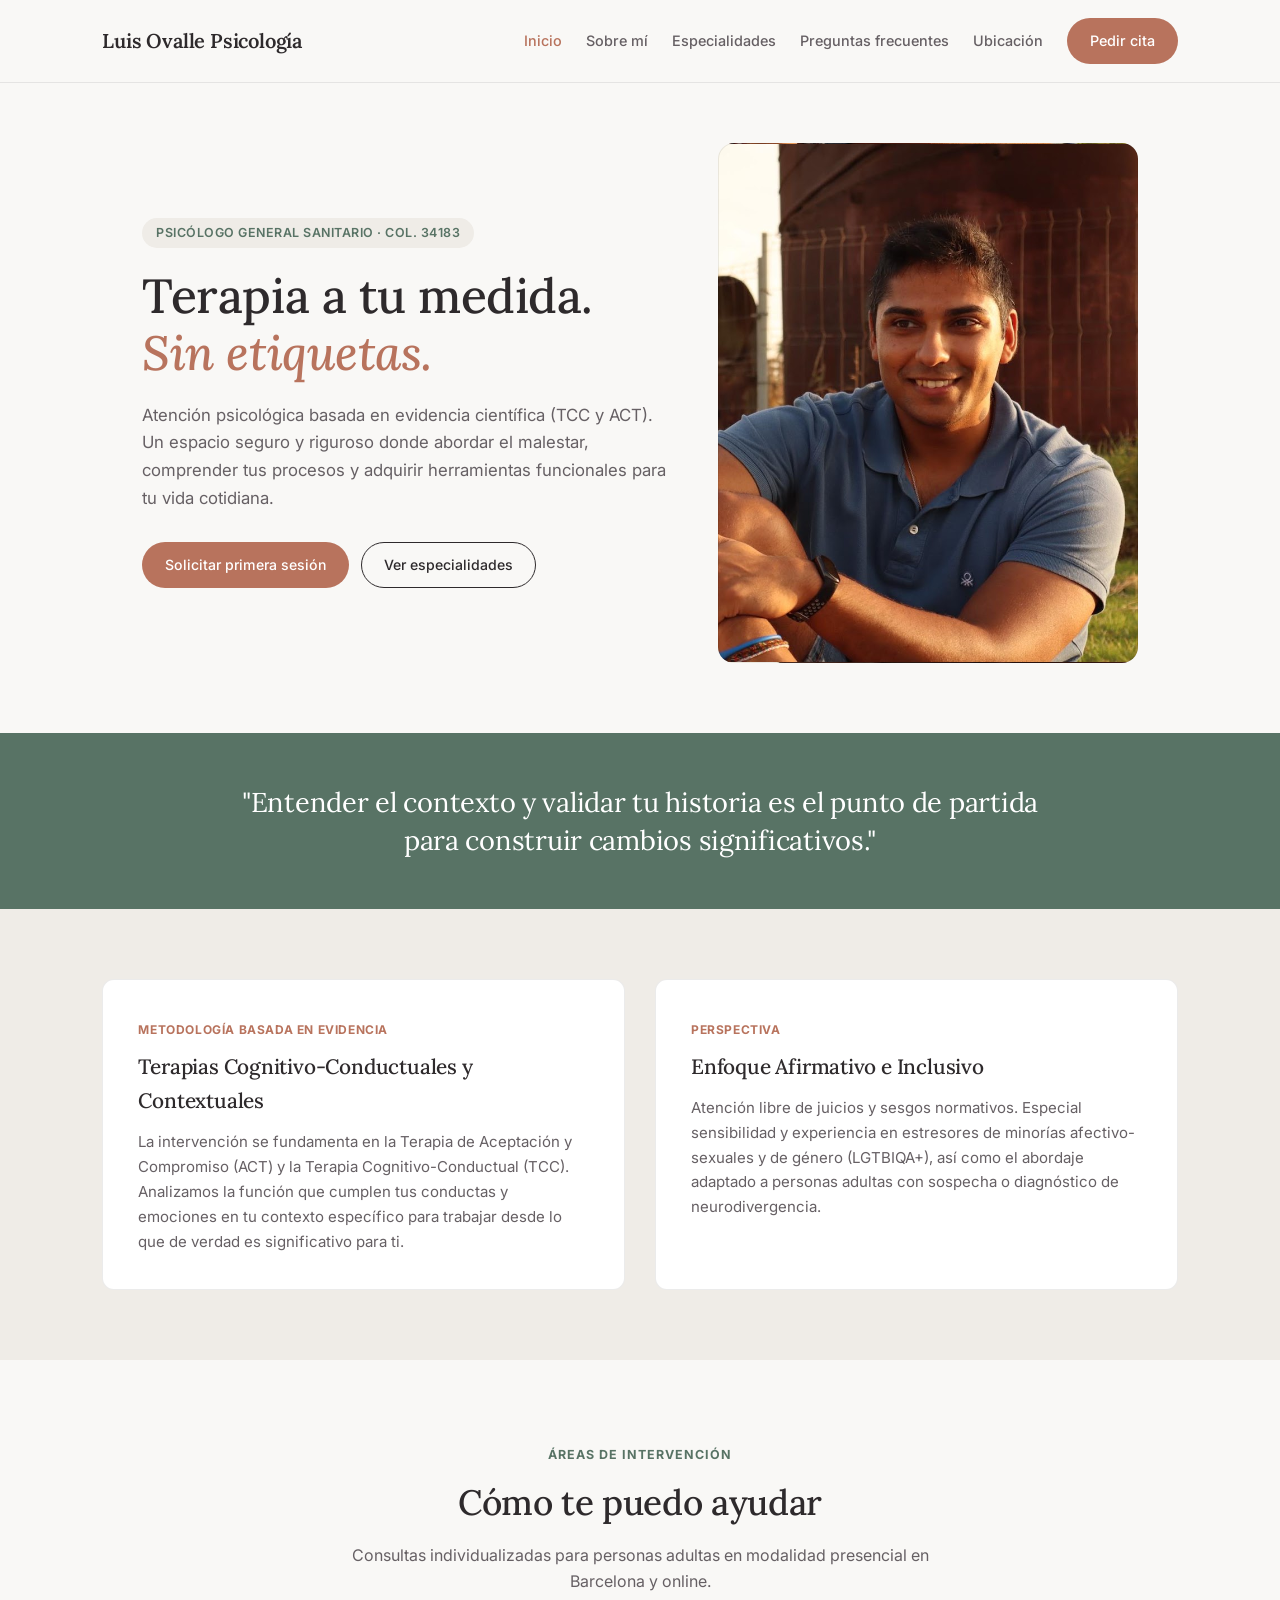
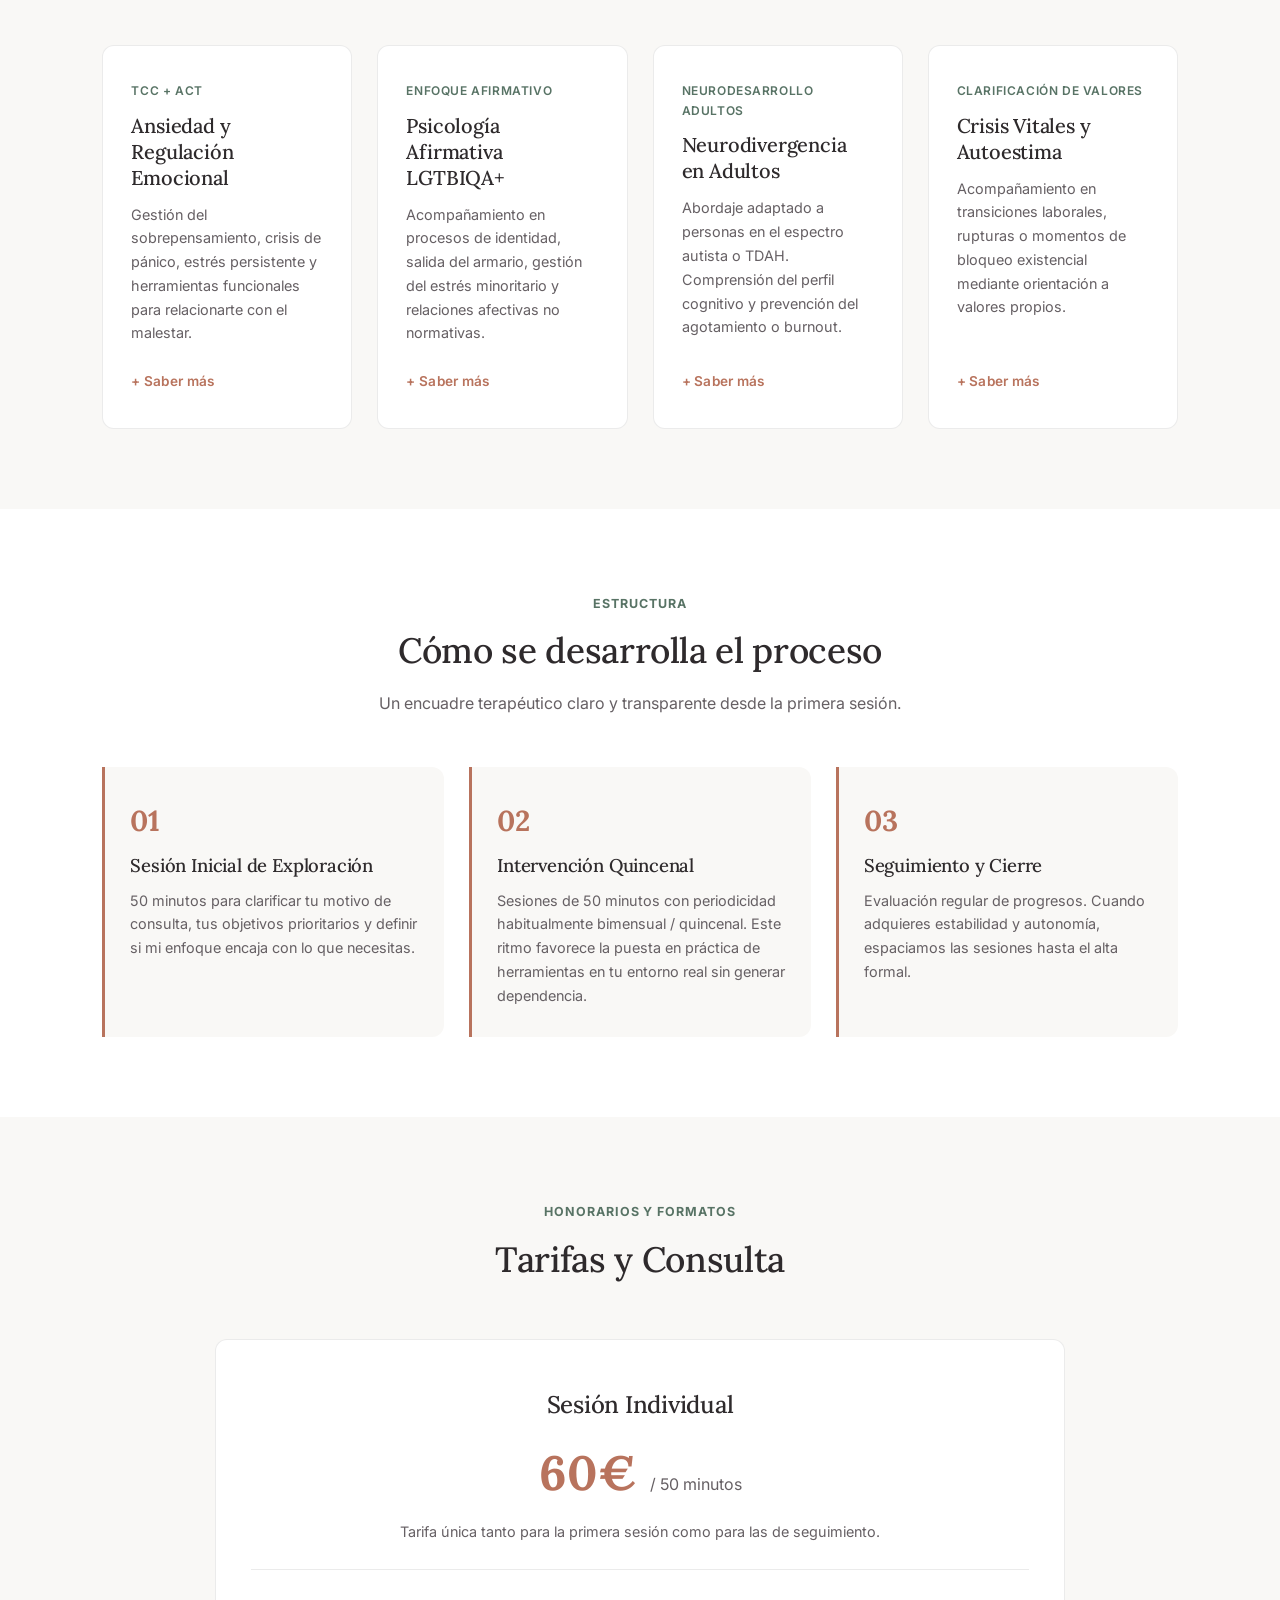
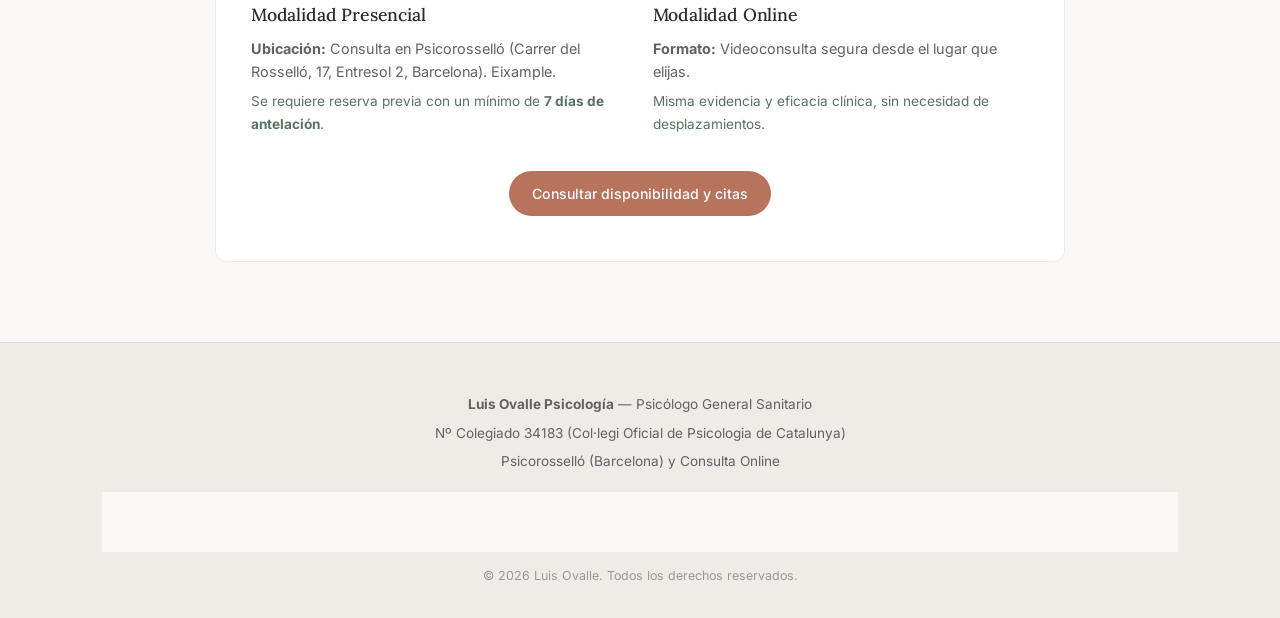
<file: index.html>
<!DOCTYPE html>
<html lang="es">
<head>
    <meta charset="UTF-8">
    <meta name="viewport" content="width=device-width, initial-scale=1.0">
    <title>Luis Ovalle Psicología | Psicólogo General Sanitario en Barcelona y Online</title>
    <meta name="description" content="Terapia cognitivo-conductual y contextual (ACT) en Barcelona y Online. Espacio afirmativo y libre de juicio. Colegiado Nº 34183.">
    
    <link rel="preconnect" href="https://fonts.googleapis.com">
    <link rel="preconnect" href="https://fonts.gstatic.com" crossorigin>
    <link href="https://fonts.googleapis.com/css2?family=Inter:wght@300;400;500;600;700&family=Lora:ital,wght@0,400;0,500;1,400&display=swap" rel="stylesheet">
    
    <link rel="stylesheet" href="style.css">
    
    <link rel="icon" type="image/png" sizes="32x32" href="img/favicon-32x32.png">
    <meta property="og:type" content="website">
    <meta property="og:title" content="Luis Ovalle Psicología | Terapia en Barcelona y Online">
    <meta property="og:description" content="Atención psicológica basada en evidencia científica (TCC y ACT). Espacio afirmativo y libre de juicio.">
    <meta property="og:url" content="https://luisovalle.com/">
    <meta property="og:image" content="https://luisovalle.com/img/og-preview.jpg">
</head>
<body>

    <!-- Navegación directa en una sola línea horizontal -->
    <nav>
        <a href="index.html" class="logo">Luis Ovalle Psicología</a>
        <div class="nav-links">
            <a href="index.html" class="active">Inicio</a>
            <a href="sobre-mi.html">Sobre mí</a>
            <a href="especialidades.html">Especialidades</a>
            <a href="preguntas-frecuentes.html">Preguntas frecuentes</a>
            <a href="contacto-ubicacion.html">Ubicación</a>
            <a href="contacto-ubicacion.html" class="btn">Pedir cita</a>
        </div>
    </nav>

    <!-- Portada compacta -->
    <header class="hero">
        <div class="hero-content">
            <span class="hero-tag">Psicólogo General Sanitario · Col. 34183</span>
            <h1>Terapia a tu medida. <br><i>Sin etiquetas.</i></h1>
            <p>Atención psicológica basada en evidencia científica (TCC y ACT). Un espacio seguro y riguroso donde abordar el malestar, comprender tus procesos y adquirir herramientas funcionales para tu vida cotidiana.</p>
            <div class="hero-buttons">
                <a href="contacto-ubicacion.html" class="btn">Solicitar primera sesión</a>
                <a href="especialidades.html" class="btn btn-outline">Ver especialidades</a>
            </div>
        </div>
        <div class="hero-image-wrapper">
            <div class="hero-image"></div>
        </div>
    </header>

    <!-- Cita editorial -->
    <section class="quote-section">
        <h2>"Entender el contexto y validar tu historia es el punto de partida para construir cambios significativos."</h2>
    </section>

    <!-- Marco Clínico -->
    <section class="framework-section">
        <div class="section-container">
            <div class="framework-grid">
                <div class="framework-item">
                    <span class="framework-badge">Metodología Basada en Evidencia</span>
                    <h3>Terapias Cognitivo-Conductuales y Contextuales</h3>
                    <p>La intervención se fundamenta en la Terapia de Aceptación y Compromiso (ACT) y la Terapia Cognitivo-Conductual (TCC). Analizamos la función que cumplen tus conductas y emociones en tu contexto específico para trabajar desde lo que de verdad es significativo para ti.</p>
                </div>
                <div class="framework-item">
                    <span class="framework-badge">Perspectiva</span>
                    <h3>Enfoque Afirmativo e Inclusivo</h3>
                    <p>Atención libre de juicios y sesgos normativos. Especial sensibilidad y experiencia en estresores de minorías afectivo-sexuales y de género (LGTBIQA+), así como el abordaje adaptado a personas adultas con sospecha o diagnóstico de neurodivergencia.</p>
                </div>
            </div>
        </div>
    </section>

    <!-- Especialidades (Estilo Forapsico: puramente tipográfico, sin dibujos) -->
    <section class="services">
        <div class="section-container">
            <div class="services-header">
                <span class="section-subtitle">Áreas de intervención</span>
                <h2>Cómo te puedo ayudar</h2>
                <p>Consultas individualizadas para personas adultas en modalidad presencial en Barcelona y online.</p>
            </div>
            
            <div class="services-grid">
                <article class="service-card">
                    <div>
                        <span class="service-meta">TCC + ACT</span>
                        <h3>Ansiedad y Regulación Emocional</h3>
                        <p>Gestión del sobrepensamiento, crisis de pánico, estrés persistente y herramientas funcionales para relacionarte con el malestar.</p>
                    </div>
                    <a href="especialidades.html" class="service-link">+ Saber más</a>
                </article>

                <article class="service-card">
                    <div>
                        <span class="service-meta">Enfoque Afirmativo</span>
                        <h3>Psicología Afirmativa LGTBIQA+</h3>
                        <p>Acompañamiento en procesos de identidad, salida del armario, gestión del estrés minoritario y relaciones afectivas no normativas.</p>
                    </div>
                    <a href="especialidades.html" class="service-link">+ Saber más</a>
                </article>

                <article class="service-card">
                    <div>
                        <span class="service-meta">Neurodesarrollo Adultos</span>
                        <h3>Neurodivergencia en Adultos</h3>
                        <p>Abordaje adaptado a personas en el espectro autista o TDAH. Comprensión del perfil cognitivo y prevención del agotamiento o burnout.</p>
                    </div>
                    <a href="especialidades.html" class="service-link">+ Saber más</a>
                </article>

                <article class="service-card">
                    <div>
                        <span class="service-meta">Clarificación de Valores</span>
                        <h3>Crisis Vitales y Autoestima</h3>
                        <p>Acompañamiento en transiciones laborales, rupturas o momentos de bloqueo existencial mediante orientación a valores propios.</p>
                    </div>
                    <a href="especialidades.html" class="service-link">+ Saber más</a>
                </article>
            </div>
        </div>
    </section>

    <!-- Proceso en 3 Pasos -->
    <section class="process-section">
        <div class="section-container">
            <div class="services-header">
                <span class="section-subtitle">Estructura</span>
                <h2>Cómo se desarrolla el proceso</h2>
                <p>Un encuadre terapéutico claro y transparente desde la primera sesión.</p>
            </div>

            <div class="process-steps">
                <div class="step-card">
                    <span class="step-num">01</span>
                    <h3>Sesión Inicial de Exploración</h3>
                    <p>50 minutos para clarificar tu motivo de consulta, tus objetivos prioritarios y definir si mi enfoque encaja con lo que necesitas.</p>
                </div>
                <div class="step-card">
                    <span class="step-num">02</span>
                    <h3>Intervención Quincenal</h3>
                    <p>Sesiones de 50 minutos con periodicidad habitualmente bimensual / quincenal. Este ritmo favorece la puesta en práctica de herramientas en tu entorno real sin generar dependencia.</p>
                </div>
                <div class="step-card">
                    <span class="step-num">03</span>
                    <h3>Seguimiento y Cierre</h3>
                    <p>Evaluación regular de progresos. Cuando adquieres estabilidad y autonomía, espaciamos las sesiones hasta el alta formal.</p>
                </div>
            </div>
        </div>
    </section>

    <!-- Tarifas y Consulta (Texto limpio, sin iconos) -->
    <section class="pricing-section">
        <div class="section-container">
            <div class="services-header">
                <span class="section-subtitle">Honorarios y Formatos</span>
                <h2>Tarifas y Consulta</h2>
            </div>

            <div class="pricing-card">
                <div class="pricing-header">
                    <h3>Sesión Individual</h3>
                    <div class="pricing-amount">60€ <span class="pricing-duration">/ 50 minutos</span></div>
                    <p class="pricing-note">Tarifa única tanto para la primera sesión como para las de seguimiento.</p>
                </div>

                <div class="modalities-grid">
                    <div class="modality-item">
                        <h4>Modalidad Presencial</h4>
                        <p><strong>Ubicación:</strong> Consulta en Psicorosselló (Carrer del Rosselló, 17, Entresol 2, Barcelona). Eixample.</p>
                        <p class="modality-condition">Se requiere reserva previa con un mínimo de <strong>7 días de antelación</strong>.</p>
                    </div>
                    <div class="modality-item">
                        <h4>Modalidad Online</h4>
                        <p><strong>Formato:</strong> Videoconsulta segura desde el lugar que elijas.</p>
                        <p class="modality-condition">Misma evidencia y eficacia clínica, sin necesidad de desplazamientos.</p>
                    </div>
                </div>

                <div class="pricing-cta">
                    <a href="contacto-ubicacion.html" class="btn">Consultar disponibilidad y citas</a>
                </div>
            </div>
        </div>
    </section>

    <!-- Pie de página limpio -->
    <footer>
        <div class="footer-content">
            <p><strong>Luis Ovalle Psicología</strong> — Psicólogo General Sanitario</p>
            <p>Nº Colegiado 34183 (Col·legi Oficial de Psicologia de Catalunya)</p>
            <p>Psicorosselló (Barcelona) y Consulta Online</p>
            <nav class="footer-legal-nav">
                <a href="aviso-legal.html">Aviso Legal</a>
                <a href="politica-privacidad.html">Política de Privacidad</a>
                <a href="politica-cookies.html">Política de Cookies</a>
            </nav>
            <p class="copyright">© 2026 Luis Ovalle. Todos los derechos reservados.</p>
        </div>
    </footer>

</body>
</html>
</file>
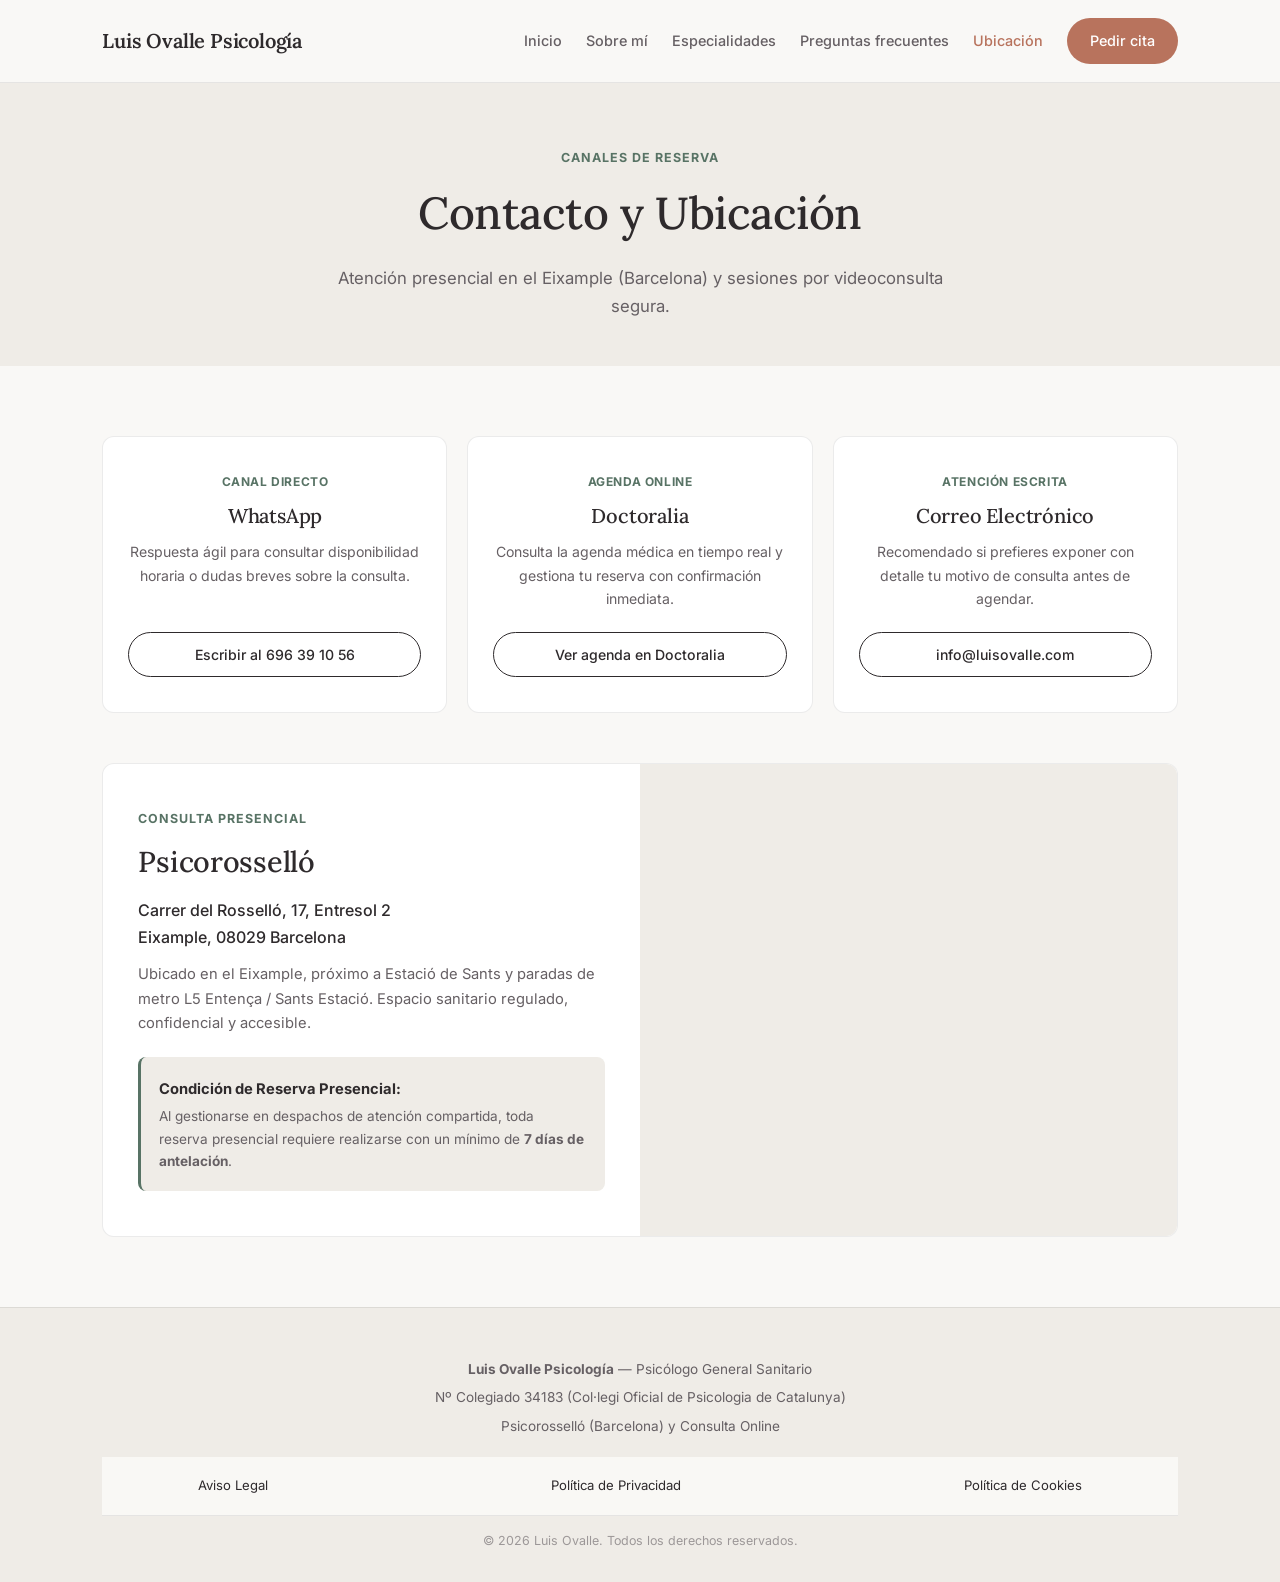
<file: contacto-ubicacion.html>
<!DOCTYPE html>
<html lang="es">
<head>
    <meta charset="UTF-8">
    <meta name="viewport" content="width=device-width, initial-scale=1.0">
    <title>Contacto y Ubicación en Barcelona | Luis Ovalle Psicología</title>
    <meta name="description" content="Consulta presencial en Psicorosselló (Barcelona) y atención online. Reserva cita mediante WhatsApp, Doctoralia o correo electrónico.">
    
    <link rel="preconnect" href="https://fonts.googleapis.com">
    <link rel="preconnect" href="https://fonts.gstatic.com" crossorigin>
    <link href="https://fonts.googleapis.com/css2?family=Inter:wght@300;400;500;600;700&family=Lora:ital,wght@0,400;0,500;1,400&display=swap" rel="stylesheet">
    
    <link rel="stylesheet" href="style.css">
    
    <link rel="icon" type="image/png" sizes="32x32" href="img/favicon-32x32.png">
    <meta property="og:title" content="Contacto y Ubicación | Luis Ovalle Psicología">
    <meta property="og:description" content="Consulta presencial en Psicorosselló (Barcelona) y online. Vías de reserva directa.">
    <meta property="og:image" content="https://luisovalle.com/img/og-preview.jpg">
</head>
<body>

    <!-- Navegación -->
    <nav>
        <a href="index.html" class="logo">Luis Ovalle Psicología</a>
        <div class="nav-links">
            <a href="index.html">Inicio</a>
            <a href="sobre-mi.html">Sobre mí</a>
            <a href="especialidades.html">Especialidades</a>
            <a href="preguntas-frecuentes.html">Preguntas frecuentes</a>
            <a href="contacto-ubicacion.html" class="active">Ubicación</a>
            <a href="contacto-ubicacion.html" class="btn">Pedir cita</a>
        </div>
    </nav>

    <!-- Cabecera -->
    <header style="padding: 60px 8% 45px; text-align: center; background-color: var(--bg-alt);">
        <div class="section-container">
            <span class="section-subtitle">Canales de Reserva</span>
            <h1 style="font-size: 2.8rem; margin-bottom: 15px;">Contacto y Ubicación</h1>
            <p style="color: var(--text-light); max-width: 650px; margin: 0 auto; font-size: 1.05rem;">
                Atención presencial en el Eixample (Barcelona) y sesiones por videoconsulta segura.
            </p>
        </div>
    </header>

    <main style="padding: 70px 8%; background-color: var(--bg-base);">
        <div class="section-container">

            <!-- Canales Directos -->
            <div class="contact-grid" style="margin-bottom: 50px;">
                <div class="contact-card">
                    <div>
                        <span class="contact-meta">Canal Directo</span>
                        <h3>WhatsApp</h3>
                        <p>Respuesta ágil para consultar disponibilidad horaria o dudas breves sobre la consulta.</p>
                    </div>
                    <a href="https://wa.me/34696391056?text=Hola%20Luis,%20me%20gustar%C3%ADa%20consultar%20disponibilidad%20para%20una%20primera%20sesi%C3%B3n." target="_blank" class="btn btn-outline">Escribir al 696 39 10 56</a>
                </div>

                <div class="contact-card">
                    <div>
                        <span class="contact-meta">Agenda Online</span>
                        <h3>Doctoralia</h3>
                        <p>Consulta la agenda médica en tiempo real y gestiona tu reserva con confirmación inmediata.</p>
                    </div>
                    <a href="https://www.doctoralia.es/luis-ovalle/psicologo/barcelona" target="_blank" class="btn btn-outline">Ver agenda en Doctoralia</a>
                </div>

                <div class="contact-card">
                    <div>
                        <span class="contact-meta">Atención Escrita</span>
                        <h3>Correo Electrónico</h3>
                        <p>Recomendado si prefieres exponer con detalle tu motivo de consulta antes de agendar.</p>
                    </div>
                    <a href="mailto:info@luisovalle.com?subject=Consulta%20sobre%20sesiones%20psicol%C3%B3gicas" class="btn btn-outline">info@luisovalle.com</a>
                </div>
            </div>

            <!-- Ubicación -->
            <div style="background: #FFFFFF; border-radius: var(--border-radius); border: 1px solid var(--border-light); overflow: hidden; display: grid; grid-template-columns: 1fr 1fr; gap: 0;">
                
                <div style="padding: 45px 35px; display: flex; flex-direction: column; justify-content: center;">
                    <span class="section-subtitle">Consulta Presencial</span>
                    <h2 style="font-size: 1.8rem; margin-bottom: 12px;">Psicorosselló</h2>
                    <p style="color: var(--text-main); font-weight: 500; margin-bottom: 12px;">
                        Carrer del Rosselló, 17, Entresol 2<br>
                        Eixample, 08029 Barcelona
                    </p>
                    <p style="color: var(--text-light); font-size: 0.92rem; margin-bottom: 22px;">
                        Ubicado en el Eixample, próximo a Estació de Sants y paradas de metro L5 Entença / Sants Estació. Espacio sanitario regulado, confidencial y accesible.
                    </p>

                    <div style="background-color: var(--bg-alt); padding: 18px; border-radius: 8px; border-left: 3px solid var(--secondary);">
                        <strong style="color: var(--text-main); font-size: 0.92rem;">Condición de Reserva Presencial:</strong>
                        <p style="color: var(--text-light); font-size: 0.85rem; margin-top: 4px;">
                            Al gestionarse en despachos de atención compartida, toda reserva presencial requiere realizarse con un mínimo de <strong>7 días de antelación</strong>.
                        </p>
                    </div>
                </div>

                <!-- Mapa -->
                <div style="min-height: 380px; width: 100%; background-color: var(--bg-alt);">
                    <iframe 
                        title="Ubicación Psicorosselló"
                        width="100%" 
                        height="100%" 
                        frameborder="0" 
                        scrolling="no" 
                        marginheight="0" 
                        marginwidth="0" 
                        src="https://maps.google.com/maps?q=Carrer%20del%20Rossell%C3%B3,%2017,%2008029%20Barcelona&t=&z=16&ie=UTF8&iwloc=&output=embed"
                        style="border: 0; min-height: 380px; display: block;">
                    </iframe>
                </div>

            </div>

        </div>
    </main>

    <!-- Pie de página -->
    <footer>
        <div class="footer-content">
            <p><strong>Luis Ovalle Psicología</strong> — Psicólogo General Sanitario</p>
            <p>Nº Colegiado 34183 (Col·legi Oficial de Psicologia de Catalunya)</p>
            <p>Psicorosselló (Barcelona) y Consulta Online</p>
            <nav class="footer-legal-nav">
                <a href="aviso-legal.html">Aviso Legal</a>
                <a href="politica-privacidad.html">Política de Privacidad</a>
                <a href="politica-cookies.html">Política de Cookies</a>
            </nav>
            <p class="copyright">© 2026 Luis Ovalle. Todos los derechos reservados.</p>
        </div>
    </footer>

</body>
</html>
</file>
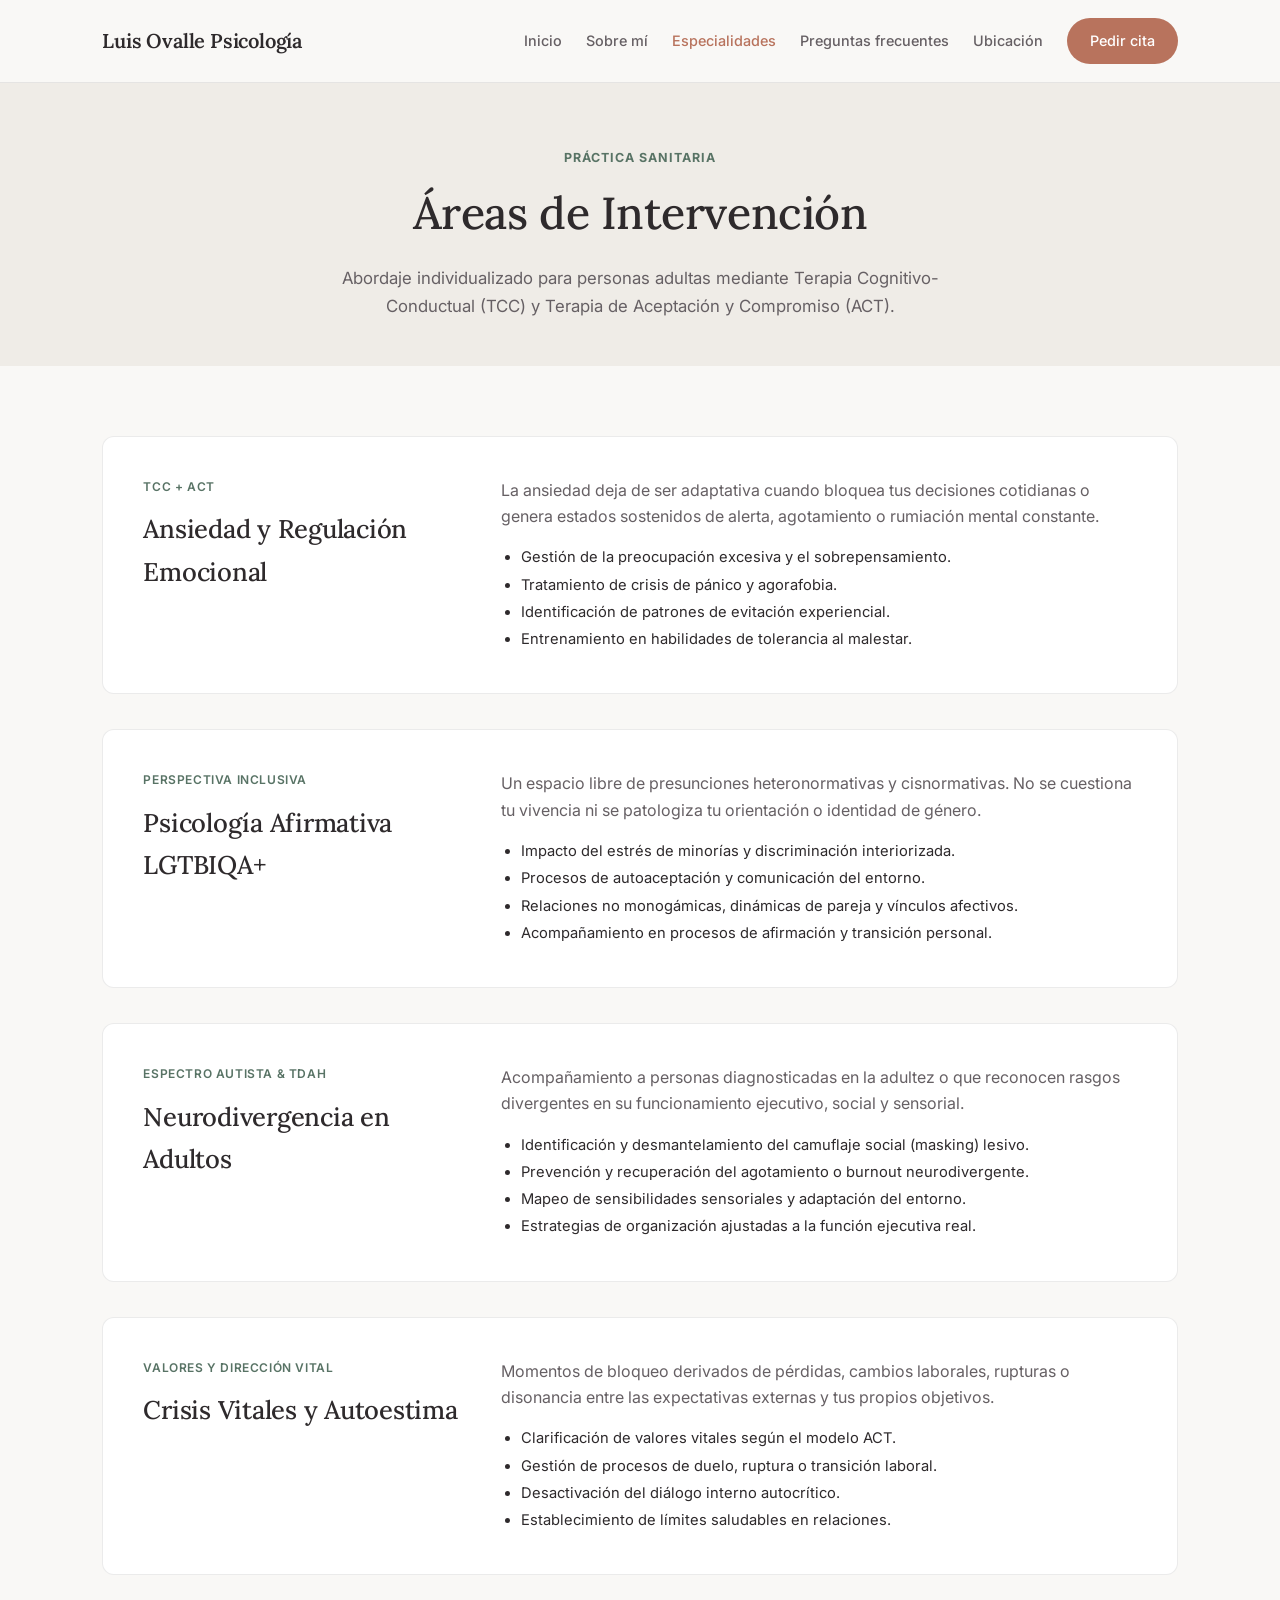
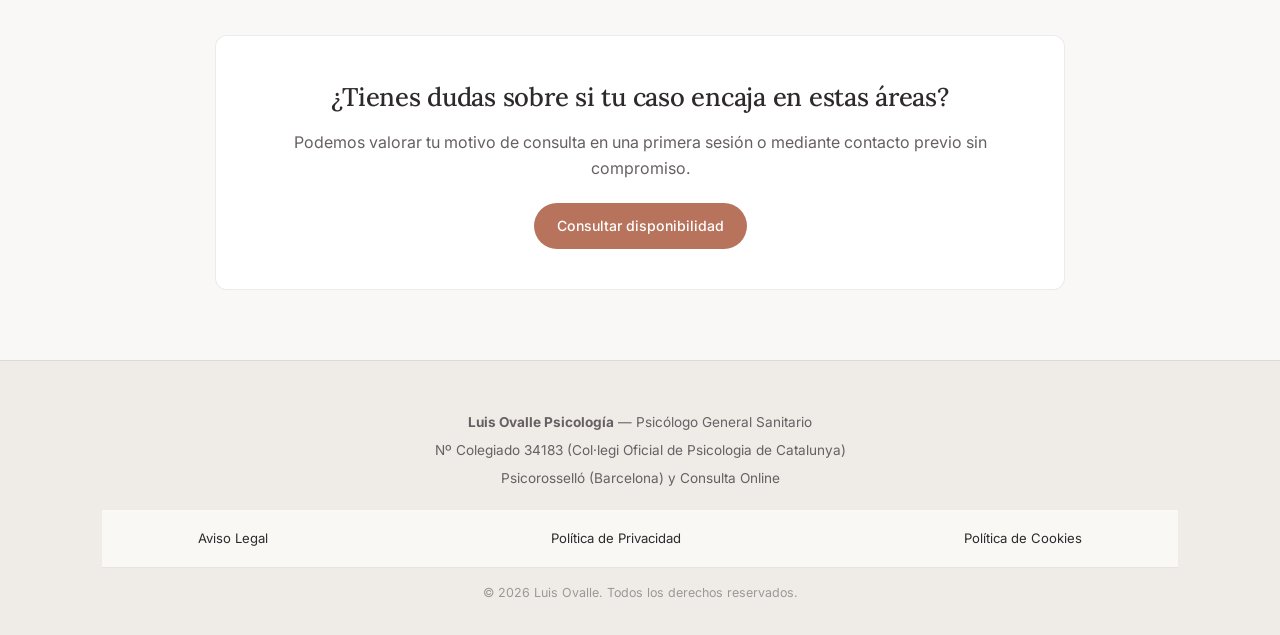
<file: especialidades.html>
<!DOCTYPE html>
<html lang="es">
<head>
    <meta charset="UTF-8">
    <meta name="viewport" content="width=device-width, initial-scale=1.0">
    <title>Especialidades | Luis Ovalle Psicología</title>
    <meta name="description" content="Áreas de intervención clínica en Barcelona y Online: Ansiedad, Enfoque Afirmativo LGTBIQA+, Neurodivergencia en Adultos y Crisis Vitales.">
    
    <link rel="preconnect" href="https://fonts.googleapis.com">
    <link rel="preconnect" href="https://fonts.gstatic.com" crossorigin>
    <link href="https://fonts.googleapis.com/css2?family=Inter:wght@300;400;500;600;700&family=Lora:ital,wght@0,400;0,500;1,400&display=swap" rel="stylesheet">
    
    <link rel="stylesheet" href="style.css">
    
    <link rel="icon" type="image/png" sizes="32x32" href="img/favicon-32x32.png">
    <meta property="og:title" content="Especialidades | Luis Ovalle Psicología">
    <meta property="og:description" content="Intervención psicológica individualizada basada en evidencia (TCC y ACT).">
    <meta property="og:image" content="https://luisovalle.com/img/og-preview.jpg">
</head>
<body>

    <!-- Navegación -->
    <nav>
        <a href="index.html" class="logo">Luis Ovalle Psicología</a>
        <div class="nav-links">
            <a href="index.html">Inicio</a>
            <a href="sobre-mi.html">Sobre mí</a>
            <a href="especialidades.html" class="active">Especialidades</a>
            <a href="preguntas-frecuentes.html">Preguntas frecuentes</a>
            <a href="contacto-ubicacion.html">Ubicación</a>
            <a href="contacto-ubicacion.html" class="btn">Pedir cita</a>
        </div>
    </nav>

    <!-- Cabecera -->
    <header style="padding: 60px 8% 45px; text-align: center; background-color: var(--bg-alt);">
        <div class="section-container">
            <span class="section-subtitle">Práctica Sanitaria</span>
            <h1 style="font-size: 2.8rem; margin-bottom: 15px;">Áreas de Intervención</h1>
            <p style="color: var(--text-light); max-width: 650px; margin: 0 auto; font-size: 1.05rem;">
                Abordaje individualizado para personas adultas mediante Terapia Cognitivo-Conductual (TCC) y Terapia de Aceptación y Compromiso (ACT).
            </p>
        </div>
    </header>

    <!-- Bloque de Detalle (Estilo sobrio, sin dibujos) -->
    <main style="padding: 70px 8%; background-color: var(--bg-base);">
        <div class="section-container" style="display: flex; flex-direction: column; gap: 35px;">

            <article style="background: #FFFFFF; padding: 40px; border-radius: var(--border-radius); border: 1px solid var(--border-light); display: grid; grid-template-columns: 1fr 2fr; gap: 40px; align-items: start;">
                <div>
                    <span class="service-meta">TCC + ACT</span>
                    <h2 style="font-size: 1.6rem; margin-bottom: 10px;">Ansiedad y Regulación Emocional</h2>
                </div>
                <div>
                    <p style="color: var(--text-light); margin-bottom: 15px;">
                        La ansiedad deja de ser adaptativa cuando bloquea tus decisiones cotidianas o genera estados sostenidos de alerta, agotamiento o rumiación mental constante.
                    </p>
                    <ul style="color: var(--text-main); font-size: 0.92rem; margin-left: 20px; line-height: 1.85;">
                        <li>Gestión de la preocupación excesiva y el sobrepensamiento.</li>
                        <li>Tratamiento de crisis de pánico y agorafobia.</li>
                        <li>Identificación de patrones de evitación experiencial.</li>
                        <li>Entrenamiento en habilidades de tolerancia al malestar.</li>
                    </ul>
                </div>
            </article>

            <article style="background: #FFFFFF; padding: 40px; border-radius: var(--border-radius); border: 1px solid var(--border-light); display: grid; grid-template-columns: 1fr 2fr; gap: 40px; align-items: start;">
                <div>
                    <span class="service-meta">Perspectiva Inclusiva</span>
                    <h2 style="font-size: 1.6rem; margin-bottom: 10px;">Psicología Afirmativa LGTBIQA+</h2>
                </div>
                <div>
                    <p style="color: var(--text-light); margin-bottom: 15px;">
                        Un espacio libre de presunciones heteronormativas y cisnormativas. No se cuestiona tu vivencia ni se patologiza tu orientación o identidad de género.
                    </p>
                    <ul style="color: var(--text-main); font-size: 0.92rem; margin-left: 20px; line-height: 1.85;">
                        <li>Impacto del estrés de minorías y discriminación interiorizada.</li>
                        <li>Procesos de autoaceptación y comunicación del entorno.</li>
                        <li>Relaciones no monogámicas, dinámicas de pareja y vínculos afectivos.</li>
                        <li>Acompañamiento en procesos de afirmación y transición personal.</li>
                    </ul>
                </div>
            </article>

            <article style="background: #FFFFFF; padding: 40px; border-radius: var(--border-radius); border: 1px solid var(--border-light); display: grid; grid-template-columns: 1fr 2fr; gap: 40px; align-items: start;">
                <div>
                    <span class="service-meta">Espectro Autista & TDAH</span>
                    <h2 style="font-size: 1.6rem; margin-bottom: 10px;">Neurodivergencia en Adultos</h2>
                </div>
                <div>
                    <p style="color: var(--text-light); margin-bottom: 15px;">
                        Acompañamiento a personas diagnosticadas en la adultez o que reconocen rasgos divergentes en su funcionamiento ejecutivo, social y sensorial.
                    </p>
                    <ul style="color: var(--text-main); font-size: 0.92rem; margin-left: 20px; line-height: 1.85;">
                        <li>Identificación y desmantelamiento del camuflaje social (masking) lesivo.</li>
                        <li>Prevención y recuperación del agotamiento o burnout neurodivergente.</li>
                        <li>Mapeo de sensibilidades sensoriales y adaptación del entorno.</li>
                        <li>Estrategias de organización ajustadas a la función ejecutiva real.</li>
                    </ul>
                </div>
            </article>

            <article style="background: #FFFFFF; padding: 40px; border-radius: var(--border-radius); border: 1px solid var(--border-light); display: grid; grid-template-columns: 1fr 2fr; gap: 40px; align-items: start;">
                <div>
                    <span class="service-meta">Valores y Dirección Vital</span>
                    <h2 style="font-size: 1.6rem; margin-bottom: 10px;">Crisis Vitales y Autoestima</h2>
                </div>
                <div>
                    <p style="color: var(--text-light); margin-bottom: 15px;">
                        Momentos de bloqueo derivados de pérdidas, cambios laborales, rupturas o disonancia entre las expectativas externas y tus propios objetivos.
                    </p>
                    <ul style="color: var(--text-main); font-size: 0.92rem; margin-left: 20px; line-height: 1.85;">
                        <li>Clarificación de valores vitales según el modelo ACT.</li>
                        <li>Gestión de procesos de duelo, ruptura o transición laboral.</li>
                        <li>Desactivación del diálogo interno autocrítico.</li>
                        <li>Establecimiento de límites saludables en relaciones.</li>
                    </ul>
                </div>
            </article>

        </div>

        <div style="text-align: center; margin-top: 60px; padding: 40px 30px; background-color: #FFFFFF; border-radius: var(--border-radius); border: 1px solid var(--border-light); max-width: 850px; margin-left: auto; margin-right: auto;">
            <h3 style="font-size: 1.6rem; margin-bottom: 10px;">¿Tienes dudas sobre si tu caso encaja en estas áreas?</h3>
            <p style="color: var(--text-light); margin-bottom: 22px;">Podemos valorar tu motivo de consulta en una primera sesión o mediante contacto previo sin compromiso.</p>
            <a href="contacto-ubicacion.html" class="btn">Consultar disponibilidad</a>
        </div>
    </main>

    <!-- Pie de página -->
    <footer>
        <div class="footer-content">
            <p><strong>Luis Ovalle Psicología</strong> — Psicólogo General Sanitario</p>
            <p>Nº Colegiado 34183 (Col·legi Oficial de Psicologia de Catalunya)</p>
            <p>Psicorosselló (Barcelona) y Consulta Online</p>
            <nav class="footer-legal-nav">
                <a href="aviso-legal.html">Aviso Legal</a>
                <a href="politica-privacidad.html">Política de Privacidad</a>
                <a href="politica-cookies.html">Política de Cookies</a>
            </nav>
            <p class="copyright">© 2026 Luis Ovalle. Todos los derechos reservados.</p>
        </div>
    </footer>

</body>
</html>
</file>
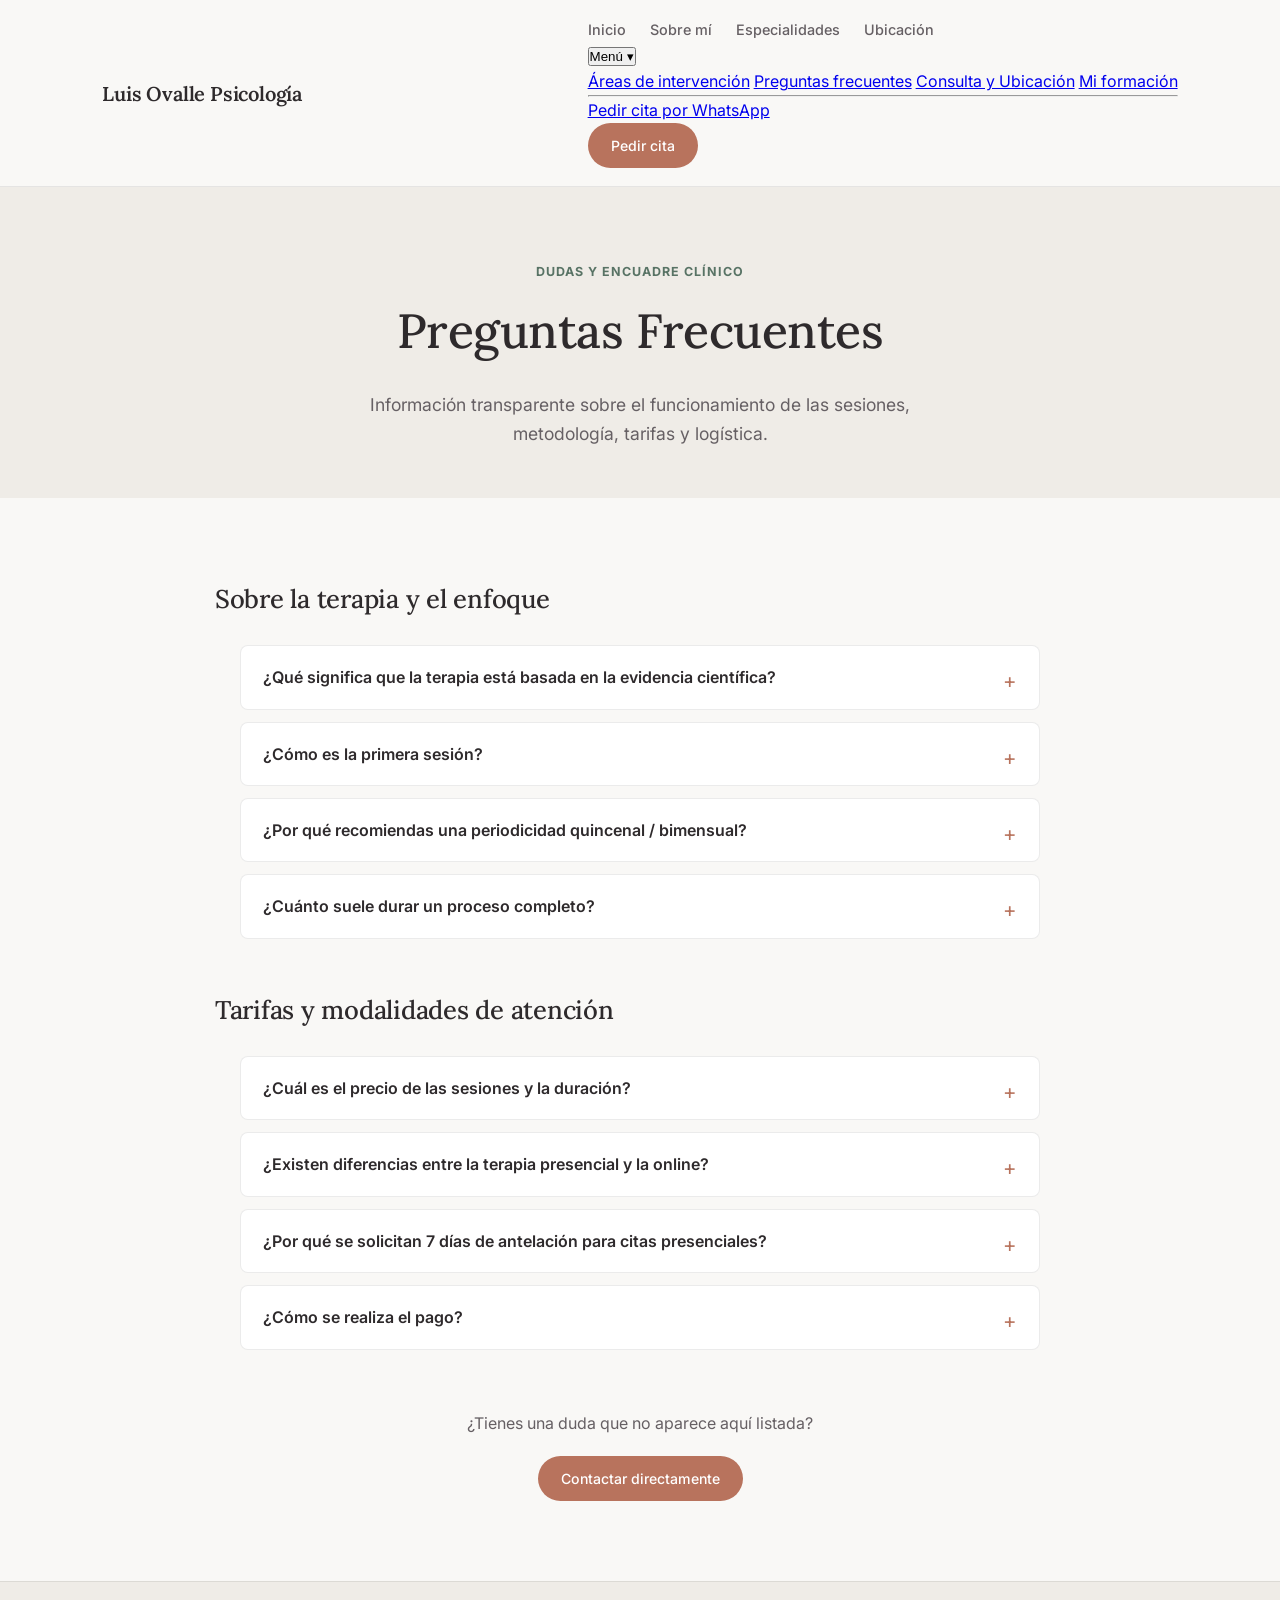
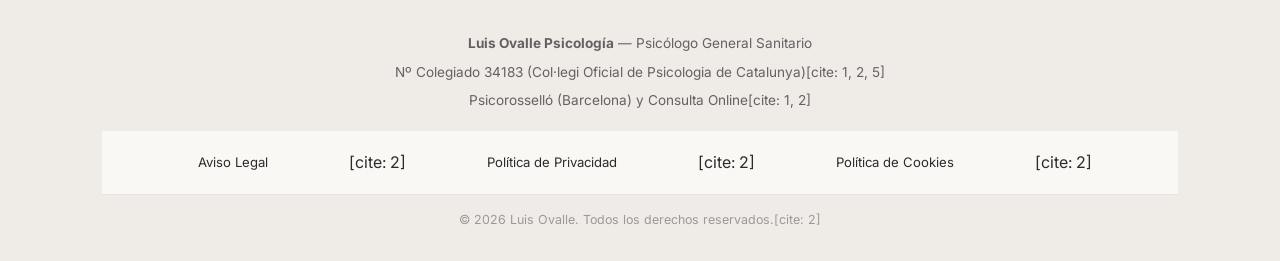
<file: preguntas-frecuentes.html>
<!DOCTYPE html>
<html lang="es">
<head>
    <meta charset="UTF-8">
    <meta name="viewport" content="width=device-width, initial-scale=1.0">
    <title>Preguntas Frecuentes | Luis Ovalle Psicología</title>
    <meta name="description" content="Respuestas sobre el funcionamiento de la consulta, tarifas, metodología TCC/ACT y reserva de citas en Barcelona y Online.">
    
    <link rel="preconnect" href="https://fonts.googleapis.com">
    <link rel="preconnect" href="https://fonts.gstatic.com" crossorigin>
    <link href="https://fonts.googleapis.com/css2?family=Inter:wght@300;400;500;600;700&family=Lora:ital,wght@0,400;0,500;1,400&display=swap" rel="stylesheet">
    
    <link rel="stylesheet" href="style.css">
    
    <!-- Metadatos y Favicon -->
    <link rel="icon" type="image/png" sizes="32x32" href="img/favicon-32x32.png">
    <meta property="og:title" content="Preguntas Frecuentes | Luis Ovalle Psicología">
    <meta property="og:description" content="Dudas frecuentes sobre metodología, frecuencia quincenal de sesiones y reservas.">
    <meta property="og:image" content="https://luisovalle.com/img/og-preview.jpg">
</head>
<body>

    <!-- Navegación con Menú Desplegable -->
    <nav>
        <a href="index.html" class="logo">Luis Ovalle Psicología</a>
        <div class="nav-container">
            <div class="nav-links">
                <a href="index.html">Inicio</a>
                <a href="sobre-mi.html">Sobre mí</a>
                <a href="especialidades.html">Especialidades</a>
                <a href="contacto-ubicacion.html">Ubicación</a>
            </div>

            <div class="dropdown">
                <button class="dropdown-btn" aria-label="Abrir menú">Menú ▾</button>
                <div class="dropdown-content">
                    <a href="especialidades.html">Áreas de intervención</a>
                    <a href="preguntas-frecuentes.html">Preguntas frecuentes</a>
                    <a href="contacto-ubicacion.html">Consulta y Ubicación</a>
                    <a href="sobre-mi.html">Mi formación</a>
                    <hr class="dropdown-divider">
                    <a href="https://wa.me/34696391056" target="_blank">Pedir cita por WhatsApp</a>
                </div>
            </div>

            <a href="contacto-ubicacion.html" class="btn btn-nav">Pedir cita</a>
        </div>
    </nav>

    <!-- Cabecera -->
    <header class="page-header" style="padding: 70px 8% 50px; text-align: center; background-color: var(--bg-alt);">
        <div class="section-container">
            <span class="section-subtitle">Dudas y Encuadre Clínico</span>
            <h1 style="font-size: 3rem; margin-bottom: 20px;">Preguntas Frecuentes</h1>
            <p style="color: var(--text-light); max-width: 650px; margin: 0 auto; font-size: 1.1rem;">
                Información transparente sobre el funcionamiento de las sesiones, metodología, tarifas y logística.
            </p>
        </div>
    </header>

    <!-- Sección de Acordeones -->
    <main style="padding: 80px 8%; background-color: var(--bg-base);">
        <div class="section-container" style="max-width: 850px;">

            <!-- Categoría 1: Metodología y Proceso -->
            <h2 style="font-size: 1.6rem; margin-bottom: 25px; color: var(--secondary-accent);">Sobre la terapia y el enfoque</h2>

            <div class="faq-container" style="margin-bottom: 50px;">
                <details class="faq-item">
                    <summary class="faq-question">¿Qué significa que la terapia está basada en la evidencia científica?</summary>
                    <div class="faq-answer">
                        <p>Significa que las intervenciones empleadas han sido evaluadas en estudios empíricos controlados que demuestran su efectividad en la reducción del malestar y la recuperación funcional. Principalmente aplico herramientas de la <strong>Terapia Cognitivo-Conductual (TCC)</strong> y de las terapias de tercera generación como la <strong>Terapia de Aceptación y Compromiso (ACT)</strong>[cite: 5].</p>
                    </div>
                </details>

                <details class="faq-item">
                    <summary class="faq-question">¿Cómo es la primera sesión?</summary>
                    <div class="faq-answer">
                        <p>Es una consulta de valoración y exploración clínica de 50 minutos. En ella recogeremos información relevante sobre tu situación actual, tus antecedentes y los objetivos prioritarios que quieres trabajar. Servirá también para comprobar si te sientes a gusto con mi forma de trabajar antes de comprometerte con un proceso más continuado.</p>
                    </div>
                </details>

                <details class="faq-item">
                    <summary class="faq-question">¿Por qué recomiendas una periodicidad quincenal / bimensual?</summary>
                    <div class="faq-answer">
                        <p>El trabajo terapéutico no ocurre únicamente durante los 50 minutos de consulta, sino entre sesión y sesión. Una periodicidad de dos sesiones al mes ofrece tiempo suficiente para poner a prueba ejercicios, registrar patrones de conducta en tu entorno real y evaluar con criterio qué funciona y qué no, promoviendo tu autonomía funcional sin sobrecostes innecesarios.</p>
                    </div>
                </details>

                <details class="faq-item">
                    <summary class="faq-question">¿Cuánto suele durar un proceso completo?</summary>
                    <div class="faq-answer">
                        <p>La duración varía en función de la complejidad de la demanda y de tus objetivos. Al tratarse de procesos quincenales, muchas personas alcanzan sus metas de estabilidad y autonomía en un plazo de entre 6 meses y un año, tras lo cual se pacta un espaciamiento progresivo de las citas hasta el alta.</p>
                    </div>
                </details>
            </div>

            <!-- Categoría 2: Tarifas y Modalidades -->
            <h2 style="font-size: 1.6rem; margin-bottom: 25px; color: var(--secondary-accent);">Tarifas y modalidades de atención</h2>

            <div class="faq-container">
                <details class="faq-item">
                    <summary class="faq-question">¿Cuál es el precio de las sesiones y la duración?</summary>
                    <div class="faq-answer">
                        <p>La tarifa es plana de <strong>60€ por sesión</strong>, con una duración de <strong>50 minutos</strong>[cite: 2]. Este precio aplica tanto a la sesión inicial de evaluación como a las sesiones de seguimiento posteriores[cite: 2].</p>
                    </div>
                </details>

                <details class="faq-item">
                    <summary class="faq-question">¿Existen diferencias entre la terapia presencial y la online?</summary>
                    <div class="faq-answer">
                        <p>A nivel de eficacia clínica, los estudios demuestran que ambas modalidades obtienen resultados equivalentes. La terapia presencial se desarrolla en despacho en Barcelona, mientras que la modalidad online te permite conectarte desde un espacio privado en tu casa sin desplazamientos[cite: 1, 2].</p>
                    </div>
                </details>

                <details class="faq-item">
                    <summary class="faq-question">¿Por qué se solicitan 7 días de antelación para citas presenciales?</summary>
                    <div class="faq-answer">
                        <p>La atención presencial se realiza en despachos sanitarios compartidos en <strong>Psicorosselló (Barcelona)</strong>[cite: 1]. Por logística de reserva de instalaciones físicas, la coordinación de agenda requiere confirmarse con un mínimo de <strong>una semana (7 días) de antelación</strong>[cite: 1].</p>
                    </div>
                </details>

                <details class="faq-item">
                    <summary class="faq-question">¿Cómo se realiza el pago?</summary>
                    <div class="faq-answer">
                        <p>Para sesiones online, el abono se formaliza con anterioridad a la sesión mediante transferencia bancaria o Bizum. Para sesiones presenciales, puede abonarse al finalizar la consulta o mediante los métodos indicados.</p>
                    </div>
                </details>
            </div>

            <!-- Llamada a la Acción -->
            <div style="text-align: center; margin-top: 60px;">
                <p style="color: var(--text-light); margin-bottom: 20px;">¿Tienes una duda que no aparece aquí listada?</p>
                <a href="contacto-ubicacion.html" class="btn">Contactar directamente</a>
            </div>

        </div>
    </main>

    <!-- Pie de página -->
    <footer>
        <div class="footer-content">
            <p><strong>Luis Ovalle Psicología</strong> — Psicólogo General Sanitario</p>
            <p>Nº Colegiado 34183 (Col·legi Oficial de Psicologia de Catalunya)[cite: 1, 2, 5]</p>
            <p>Psicorosselló (Barcelona) y Consulta Online[cite: 1, 2]</p>
            <nav class="footer-legal-nav">
                <a href="aviso-legal.html">Aviso Legal</a>[cite: 2]
                <a href="politica-privacidad.html">Política de Privacidad</a>[cite: 2]
                <a href="politica-cookies.html">Política de Cookies</a>[cite: 2]
            </nav>
            <p class="copyright">© 2026 Luis Ovalle. Todos los derechos reservados.[cite: 2]</p>
        </div>
    </footer>

</body>
</html>
</file>
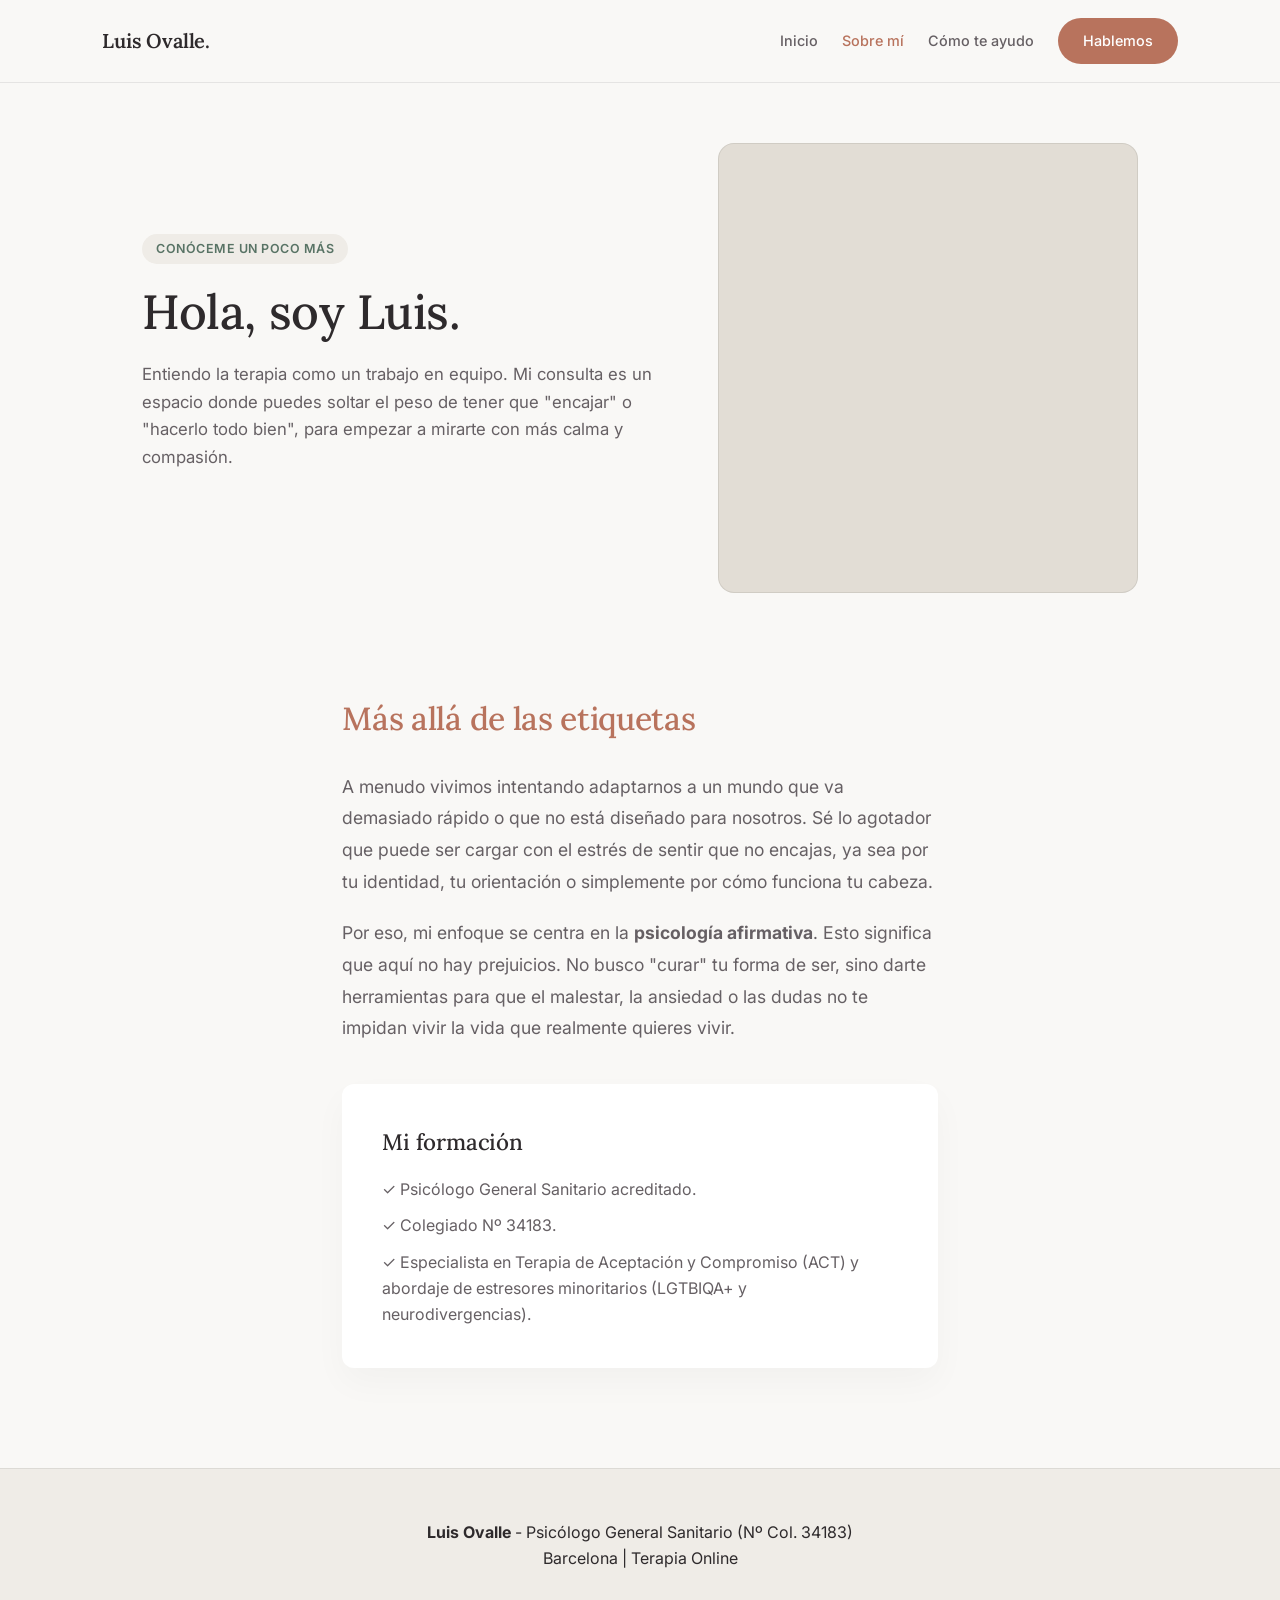
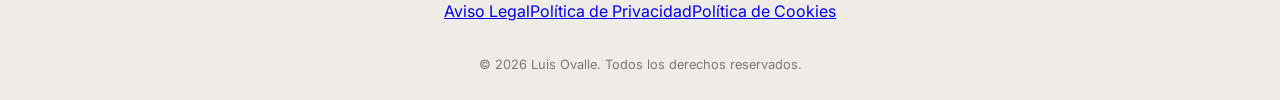
<file: sobre-mi.html>
<!DOCTYPE html>
<html lang="es">
<head>
    <meta charset="UTF-8">
    <meta name="viewport" content="width=device-width, initial-scale=1.0">
    <title>Sobre mí | Luis Ovalle</title>
    <meta name="description" content="Conoce a Luis Ovalle, Psicólogo General Sanitario en Barcelona. Terapia afirmativa, cercana y a tu medida.">
    
    <link rel="preconnect" href="https://fonts.googleapis.com">
    <link rel="preconnect" href="https://fonts.gstatic.com" crossorigin>
    <link href="https://fonts.googleapis.com/css2?family=Inter:wght@300;400;500;600&family=Lora:ital,wght@0,400;0,500;1,400&display=swap" rel="stylesheet">
    
    <!-- Enlace al mismo archivo CSS para mantener coherencia visual -->
    <link rel="stylesheet" href="style.css">
</head>
<body>

    <!-- Menú de navegación actualizado con enlaces absolutos/relativos -->
    <nav>
        <a href="index.html" class="logo">Luis Ovalle.</a>
        <div class="nav-links">
            <a href="index.html">Inicio</a>
            <a href="sobre-mi.html" style="color: var(--accent);">Sobre mí</a>
            <a href="index.html#servicios">Cómo te ayudo</a>
            <a href="#contacto" class="btn" style="padding: 10px 24px; color: white;">Hablemos</a>
        </div>
    </nav>

    <!-- Sección Hero adaptada para biografía -->
    <header class="hero" style="min-height: 60vh; padding-bottom: 50px;">
        <div class="hero-content">
            <span class="hero-tag">Conóceme un poco más</span>
            <h1>Hola, soy Luis.</h1>
            <p>Entiendo la terapia como un trabajo en equipo. Mi consulta es un espacio donde puedes soltar el peso de tener que "encajar" o "hacerlo todo bien", para empezar a mirarte con más calma y compasión.</p>
        </div>
        <div class="hero-image-wrapper">
            <!-- Sube una foto tuya diferente a la de inicio (ej. un retrato más cercano) -->
            <div class="hero-image" style="height: 450px; background-image: url('https://via.placeholder.com/500x450?text=Tu+Foto+Retrato');"></div>
        </div>
    </header>

    <!-- Cuerpo de la biografía -->
    <section style="max-width: 800px; margin: 0 auto; padding: 50px 8% 100px;">
        
        <h2 style="font-size: 2rem; margin-bottom: 25px; color: var(--accent);">Más allá de las etiquetas</h2>
        <p style="margin-bottom: 20px; color: var(--text-light); font-size: 1.1rem; line-height: 1.8;">
            A menudo vivimos intentando adaptarnos a un mundo que va demasiado rápido o que no está diseñado para nosotros. Sé lo agotador que puede ser cargar con el estrés de sentir que no encajas, ya sea por tu identidad, tu orientación o simplemente por cómo funciona tu cabeza.
        </p>
        <p style="margin-bottom: 40px; color: var(--text-light); font-size: 1.1rem; line-height: 1.8;">
            Por eso, mi enfoque se centra en la <strong>psicología afirmativa</strong>. Esto significa que aquí no hay prejuicios. No busco "curar" tu forma de ser, sino darte herramientas para que el malestar, la ansiedad o las dudas no te impidan vivir la vida que realmente quieres vivir.
        </p>

        <div style="background-color: white; padding: 40px; border-radius: var(--border-radius); box-shadow: 0 15px 35px rgba(0,0,0,0.03);">
            <h3 style="font-size: 1.4rem; margin-bottom: 15px;">Mi formación</h3>
            <p style="color: var(--text-light); font-size: 1rem; margin-bottom: 10px;">
                ✓ Psicólogo General Sanitario acreditado.
            </p>
            <p style="color: var(--text-light); font-size: 1rem; margin-bottom: 10px;">
                ✓ Colegiado Nº 34183.
            </p>
            <p style="color: var(--text-light); font-size: 1rem;">
                ✓ Especialista en Terapia de Aceptación y Compromiso (ACT) y abordaje de estresores minoritarios (LGTBIQA+ y neurodivergencias).
            </p>
        </div>

    </section>

    <!-- Footer -->
    <footer id="contacto">
        <p><strong>Luis Ovalle</strong> - Psicólogo General Sanitario (Nº Col. 34183)</p>
        <p>Barcelona | Terapia Online</p>
        <br>
        <nav style="background: transparent; border: none; padding: 0; justify-content: center; backdrop-filter: none;">
            <a href="#">Aviso Legal</a>
            <a href="#">Política de Privacidad</a>
            <a href="#">Política de Cookies</a>
        </nav>
        <p style="margin-top: 30px; font-size: 0.8rem; opacity: 0.6;">© 2026 Luis Ovalle. Todos los derechos reservados.</p>
    </footer>

</body>
</html>
</file>
<file: style.css>
/* Variables de Diseño */
:root {
    --bg-base: #F9F8F6;
    --bg-alt: #EFECE7;
    --text-main: #2E2A2C;
    --text-light: #666064;
    --accent: #B8735D;
    --accent-hover: #9E5F4B;
    --secondary: #587365;
    --border-light: rgba(0, 0, 0, 0.08);
    --border-radius: 12px;
}

* {
    box-sizing: border-box;
    margin: 0;
    padding: 0;
}

html {
    scroll-behavior: smooth;
}

body {
    font-family: 'Inter', sans-serif;
    background-color: var(--bg-base);
    color: var(--text-main);
    line-height: 1.65;
    -webkit-font-smoothing: antialiased;
}

h1, h2, h3, h4, .logo {
    font-family: 'Lora', serif;
    font-weight: 500;
    color: var(--text-main);
    letter-spacing: -0.01em;
}

/* Navegación horizontal en una sola línea */
nav {
    display: flex;
    justify-content: space-between;
    align-items: center;
    padding: 18px 8%;
    background-color: rgba(249, 248, 246, 0.96);
    backdrop-filter: blur(8px);
    position: sticky;
    top: 0;
    z-index: 1000;
    border-bottom: 1px solid var(--border-light);
}

.logo {
    font-size: 1.25rem;
    text-decoration: none;
    font-weight: 600;
    color: var(--text-main);
    white-space: nowrap;
}

.nav-links {
    display: flex;
    align-items: center;
    gap: 24px;
}

.nav-links a {
    text-decoration: none;
    color: var(--text-light);
    font-size: 0.9rem;
    font-weight: 500;
    transition: color 0.2s ease;
    white-space: nowrap;
}

.nav-links a:hover,
.nav-links a.active {
    color: var(--accent);
}

/* Botones */
.btn {
    display: inline-block;
    background-color: var(--accent);
    color: #FFFFFF !important;
    padding: 10px 22px;
    text-decoration: none;
    border-radius: 25px;
    font-size: 0.88rem;
    font-weight: 500;
    transition: all 0.2s ease;
    border: 1px solid transparent;
    cursor: pointer;
    text-align: center;
    white-space: nowrap;
}

.btn:hover {
    background-color: var(--accent-hover);
    transform: translateY(-1px);
}

.btn-outline {
    background-color: transparent;
    color: var(--text-main) !important;
    border: 1.5px solid var(--text-main);
}

.btn-outline:hover {
    background-color: var(--text-main);
    color: #FFFFFF !important;
}

/* Hero / Portada */
.hero {
    display: flex;
    align-items: center;
    justify-content: space-between;
    padding: 60px 8% 70px;
    gap: 40px;
    max-width: 1200px;
    margin: 0 auto;
}

.hero-content {
    flex: 1.1;
    max-width: 580px;
}

.hero-tag {
    display: inline-block;
    background-color: var(--bg-alt);
    padding: 5px 14px;
    border-radius: 16px;
    font-size: 0.78rem;
    font-weight: 600;
    letter-spacing: 0.04em;
    text-transform: uppercase;
    margin-bottom: 20px;
    color: var(--secondary);
}

.hero h1 {
    font-size: 3rem;
    line-height: 1.18;
    margin-bottom: 20px;
}

.hero h1 i {
    font-style: italic;
    color: var(--accent);
}

.hero p {
    font-size: 1.05rem;
    color: var(--text-light);
    margin-bottom: 30px;
}

.hero-buttons {
    display: flex;
    gap: 12px;
    flex-wrap: wrap;
}

.hero-image-wrapper {
    flex: 0.9;
    display: flex;
    justify-content: flex-end;
}

.hero-image {
    width: 100%;
    max-width: 420px;
    height: 520px;
    background-color: #E2DDD5;
    border-radius: 16px;
    background-image: url('img/luis-ovalle.jpg');
    background-size: cover;
    background-position: center;
    border: 1px solid var(--border-light);
}

/* Cita */
.quote-section {
    background-color: var(--secondary);
    color: #FFFFFF;
    text-align: center;
    padding: 50px 8%;
}

.quote-section h2 {
    font-size: 1.7rem;
    color: #FFFFFF;
    max-width: 800px;
    margin: 0 auto;
    font-weight: 400;
    line-height: 1.4;
}

/* Marco Clínico */
.framework-section {
    padding: 70px 8%;
    background-color: var(--bg-alt);
}

.section-container {
    max-width: 1100px;
    margin: 0 auto;
}

.framework-grid {
    display: grid;
    grid-template-columns: repeat(auto-fit, minmax(300px, 1fr));
    gap: 30px;
}

.framework-item {
    background: #FFFFFF;
    padding: 35px;
    border-radius: var(--border-radius);
    border: 1px solid var(--border-light);
}

.framework-badge {
    font-size: 0.75rem;
    font-weight: 700;
    text-transform: uppercase;
    color: var(--accent);
    margin-bottom: 10px;
    display: inline-block;
    letter-spacing: 0.05em;
}

.framework-item h3 {
    font-size: 1.3rem;
    margin-bottom: 12px;
}

.framework-item p {
    color: var(--text-light);
    font-size: 0.94rem;
}

/* Especialidades (Sin dibujos, estilo Forapsico) */
.services {
    padding: 80px 8%;
    background-color: var(--bg-base);
}

.services-header {
    text-align: center;
    margin-bottom: 50px;
}

.section-subtitle {
    display: inline-block;
    font-size: 0.78rem;
    font-weight: 700;
    text-transform: uppercase;
    letter-spacing: 0.08em;
    color: var(--secondary);
    margin-bottom: 8px;
}

.services-header h2 {
    font-size: 2.2rem;
    margin-bottom: 10px;
}

.services-header p {
    color: var(--text-light);
    max-width: 600px;
    margin: 0 auto;
    font-size: 1rem;
}

.services-grid {
    display: grid;
    grid-template-columns: repeat(auto-fit, minmax(250px, 1fr));
    gap: 25px;
}

.service-card {
    background: #FFFFFF;
    padding: 35px 28px;
    border-radius: var(--border-radius);
    border: 1px solid var(--border-light);
    display: flex;
    flex-direction: column;
    justify-content: space-between;
    transition: border-color 0.2s ease, transform 0.2s ease;
}

.service-card:hover {
    border-color: var(--accent);
    transform: translateY(-2px);
}

.service-meta {
    font-size: 0.75rem;
    text-transform: uppercase;
    font-weight: 600;
    color: var(--secondary);
    margin-bottom: 12px;
    letter-spacing: 0.05em;
    display: block;
}

.service-card h3 {
    font-size: 1.25rem;
    margin-bottom: 12px;
    line-height: 1.3;
}

.service-card p {
    color: var(--text-light);
    font-size: 0.9rem;
    margin-bottom: 25px;
    flex-grow: 1;
}

.service-link {
    font-size: 0.85rem;
    font-weight: 600;
    color: var(--accent);
    text-decoration: none;
    letter-spacing: 0.02em;
}

.service-link:hover {
    text-decoration: underline;
}

/* Proceso en pasos */
.process-section {
    padding: 80px 8%;
    background-color: #FFFFFF;
}

.process-steps {
    display: grid;
    grid-template-columns: repeat(auto-fit, minmax(260px, 1fr));
    gap: 25px;
}

.step-card {
    padding: 30px 25px;
    border-left: 3px solid var(--accent);
    background-color: var(--bg-base);
    border-radius: 0 var(--border-radius) var(--border-radius) 0;
}

.step-num {
    font-size: 1.8rem;
    font-family: 'Lora', serif;
    font-weight: 700;
    color: var(--accent);
    display: block;
    margin-bottom: 6px;
}

.step-card h3 {
    font-size: 1.15rem;
    margin-bottom: 8px;
}

.step-card p {
    color: var(--text-light);
    font-size: 0.9rem;
}

/* Tarifas */
.pricing-section {
    padding: 80px 8%;
    background-color: var(--bg-base);
}

.pricing-card {
    background: #FFFFFF;
    border-radius: var(--border-radius);
    padding: 45px 35px;
    max-width: 850px;
    margin: 0 auto;
    border: 1px solid var(--border-light);
}

.pricing-header {
    text-align: center;
    border-bottom: 1px solid var(--border-light);
    padding-bottom: 25px;
    margin-bottom: 30px;
}

.pricing-header h3 {
    font-size: 1.5rem;
    margin-bottom: 8px;
}

.pricing-amount {
    font-size: 3rem;
    font-family: 'Lora', serif;
    font-weight: 700;
    color: var(--accent);
}

.pricing-duration {
    font-size: 1rem;
    color: var(--text-light);
    font-family: 'Inter', sans-serif;
    font-weight: 400;
}

.pricing-note {
    color: var(--text-light);
    font-size: 0.9rem;
    margin-top: 8px;
}

.modalities-grid {
    display: grid;
    grid-template-columns: repeat(auto-fit, minmax(260px, 1fr));
    gap: 25px;
    margin-bottom: 30px;
}

.modality-item h4 {
    font-size: 1.1rem;
    margin-bottom: 8px;
}

.modality-item p {
    color: var(--text-light);
    font-size: 0.9rem;
    margin-bottom: 6px;
}

.modality-condition {
    color: var(--secondary) !important;
    font-size: 0.85rem !important;
}

.pricing-cta {
    text-align: center;
}

/* Preguntas frecuentes (Acordeón nativo) */
.faq-section {
    padding: 80px 8%;
    background-color: var(--bg-alt);
}

.faq-container {
    max-width: 800px;
    margin: 0 auto;
}

.faq-item {
    background: #FFFFFF;
    border-radius: 8px;
    margin-bottom: 12px;
    border: 1px solid var(--border-light);
    overflow: hidden;
}

.faq-question {
    padding: 18px 22px;
    font-size: 1rem;
    font-weight: 600;
    cursor: pointer;
    list-style: none;
    position: relative;
    user-select: none;
}

.faq-question::-webkit-details-marker {
    display: none;
}

.faq-question::after {
    content: '+';
    position: absolute;
    right: 22px;
    font-size: 1.3rem;
    font-weight: 400;
    color: var(--accent);
}

.faq-item[open] .faq-question::after {
    content: '−';
}

.faq-item[open] .faq-question {
    border-bottom: 1px solid var(--border-light);
}

.faq-answer {
    padding: 18px 22px;
    color: var(--text-light);
    font-size: 0.92rem;
    line-height: 1.65;
}

/* Contacto */
.contact-grid {
    display: grid;
    grid-template-columns: repeat(auto-fit, minmax(250px, 1fr));
    gap: 20px;
}

.contact-card {
    background: #FFFFFF;
    padding: 35px 25px;
    border-radius: var(--border-radius);
    text-align: center;
    border: 1px solid var(--border-light);
    display: flex;
    flex-direction: column;
    justify-content: space-between;
}

.contact-meta {
    font-size: 0.75rem;
    text-transform: uppercase;
    font-weight: 700;
    letter-spacing: 0.05em;
    color: var(--secondary);
    margin-bottom: 8px;
    display: block;
}

.contact-card h3 {
    font-size: 1.25rem;
    margin-bottom: 8px;
}

.contact-card p {
    color: var(--text-light);
    font-size: 0.88rem;
    margin-bottom: 22px;
}

/* Pie de página */
footer {
    background-color: var(--bg-alt);
    padding: 50px 8% 25px;
    text-align: center;
    border-top: 1px solid var(--border-light);
}

.footer-content p {
    color: var(--text-light);
    font-size: 0.85rem;
    margin-bottom: 6px;
}

.footer-legal-nav {
    margin: 20px 0 15px;
}

.footer-legal-nav a {
    color: var(--text-main);
    text-decoration: none;
    margin: 0 10px;
    font-size: 0.82rem;
    transition: color 0.2s ease;
}

.footer-legal-nav a:hover {
    color: var(--accent);
}

.copyright {
    font-size: 0.78rem !important;
    opacity: 0.6;
    margin-top: 12px;
}

/* Responsividad para móviles */
@media (max-width: 900px) {
    .nav-links {
        display: none;
    }
    .hero {
        flex-direction: column-reverse;
        padding-top: 35px;
        text-align: center;
    }
    .hero-buttons {
        justify-content: center;
    }
    .hero h1 {
        font-size: 2.3rem;
    }
    .hero-image-wrapper {
        justify-content: center;
        width: 100%;
    }
    .hero-image {
        height: 380px;
    }
    .pricing-amount {
        font-size: 2.4rem;
    }
}
</file>
